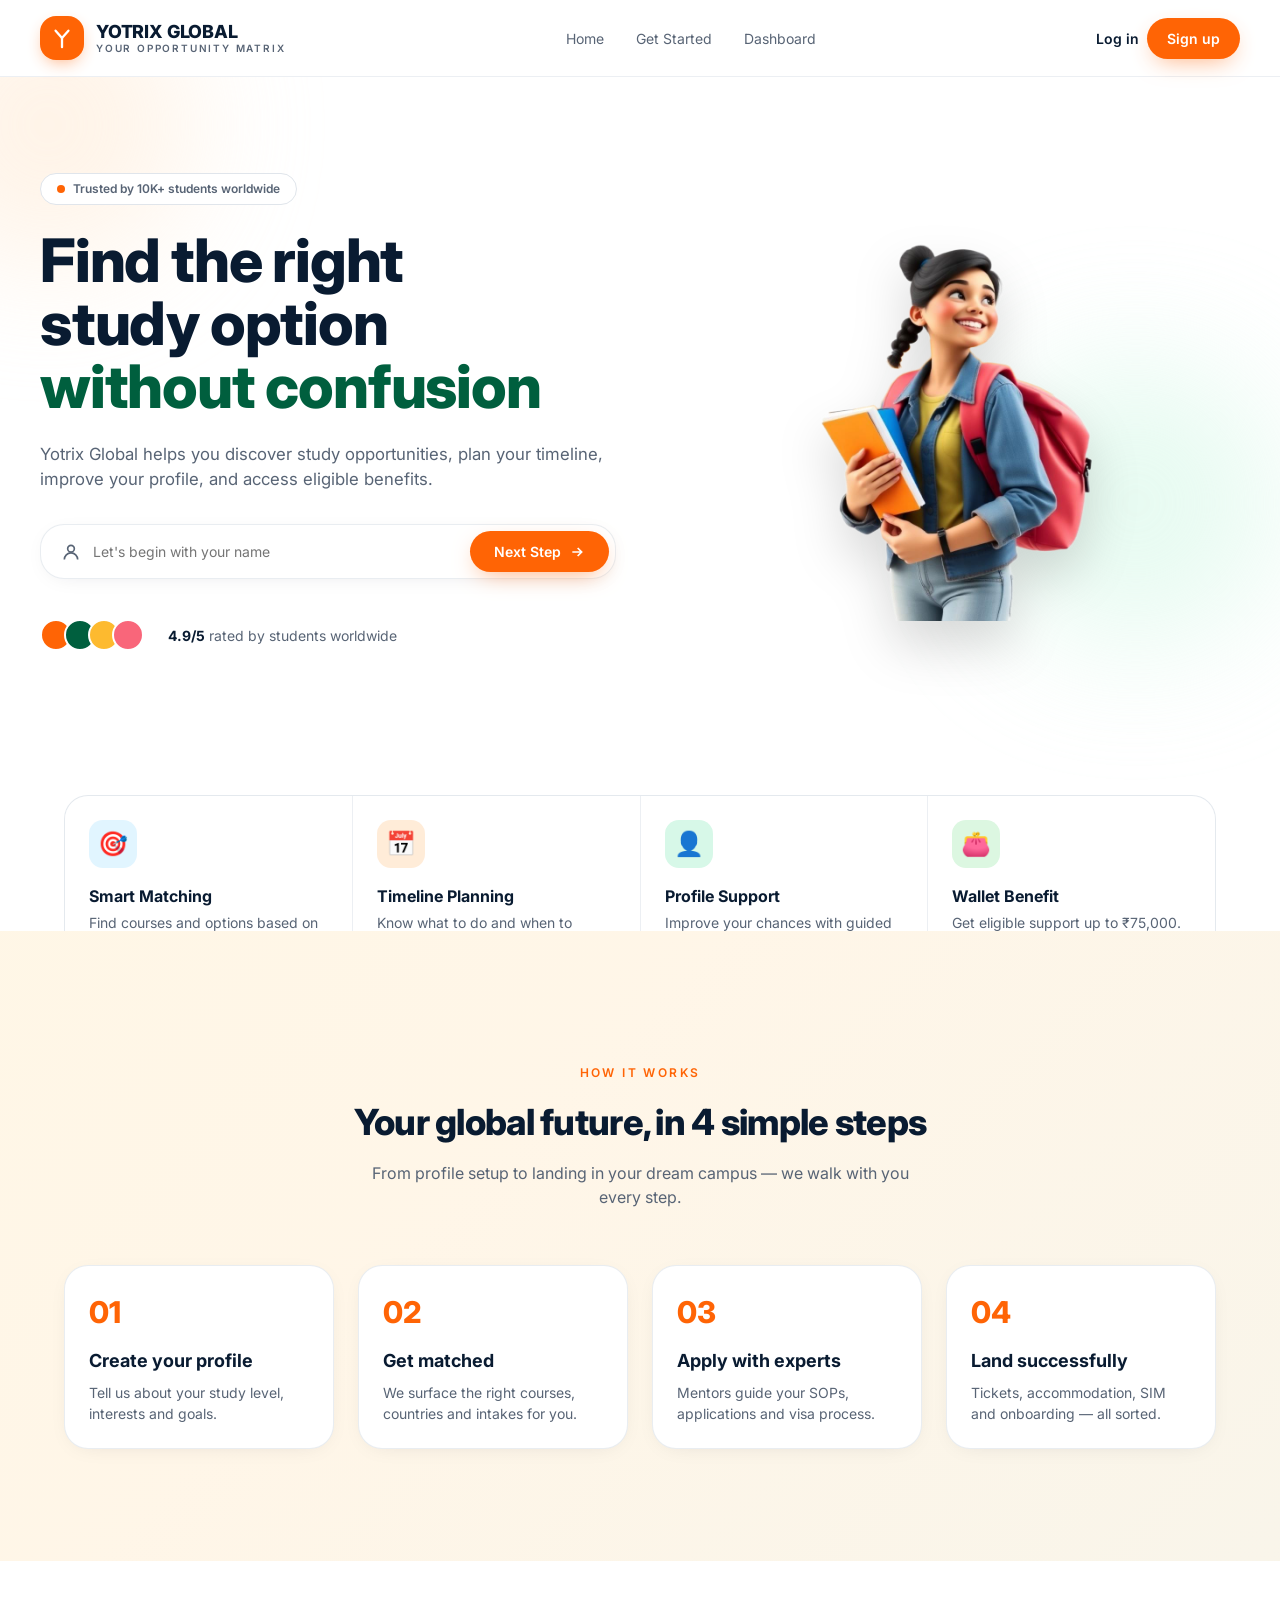
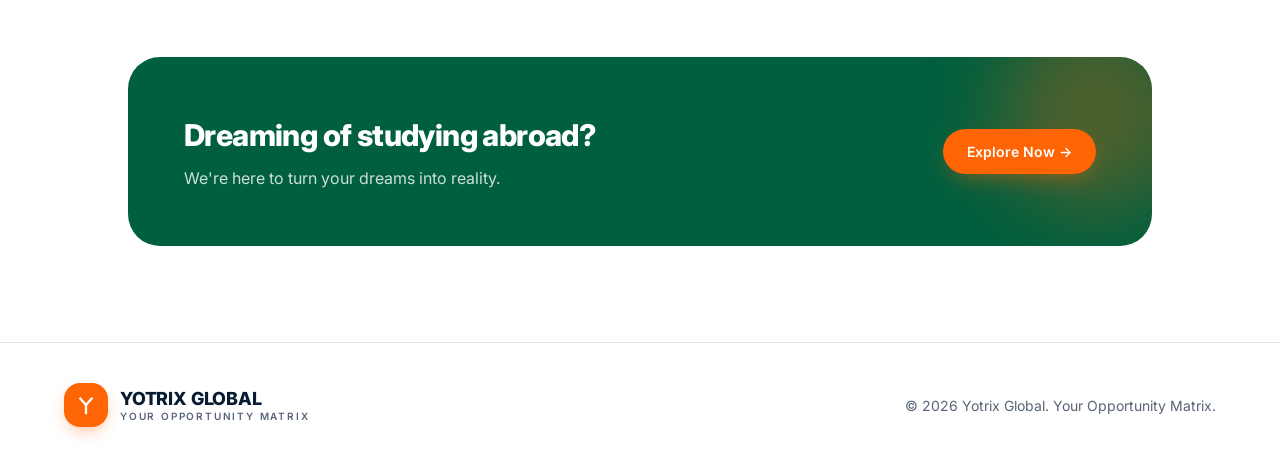
<file: public/site/index.html>
<!doctype html>
<html lang="en">
<head>
  <meta charset="utf-8" />
  <meta name="viewport" content="width=device-width, initial-scale=1" />
  <title>Yotrix Global — Your Opportunity Matrix for Studying Abroad</title>
  <meta name="description" content="Yotrix Global helps you discover study opportunities, plan your timeline, improve your profile, and access eligible benefits up to ₹75,000." />
  <link rel="preconnect" href="https://fonts.googleapis.com" />
  <link rel="preconnect" href="https://fonts.gstatic.com" crossorigin />
  <link href="https://fonts.googleapis.com/css2?family=Inter:wght@400;500;600;700;800&display=swap" rel="stylesheet" />
  <link rel="stylesheet" href="./styles.css" />
</head>
<body>
  <header class="site-header">
    <div class="container row">
      <a href="./index.html" class="logo">
        <span class="logo-mark">
          <svg viewBox="0 0 24 24" width="22" height="22" fill="none" stroke="currentColor" stroke-width="2.5" stroke-linecap="round" stroke-linejoin="round"><path d="M12 22V12"/><path d="M5 4l7 8 7-8"/></svg>
        </span>
        <span class="logo-text">
          <div class="logo-title">YOTRIX GLOBAL</div>
          <div class="logo-sub">YOUR OPPORTUNITY MATRIX</div>
        </span>
      </a>
      <nav class="nav">
        <a href="./index.html">Home</a>
        <a href="./onboarding.html">Get Started</a>
        <a href="./dashboard.html">Dashboard</a>
      </nav>
      <div class="header-actions">
        <a href="./signup.html" class="login">Log in</a>
        <a href="./signup.html" class="btn-primary" style="padding:.625rem 1.25rem;">Sign up</a>
      </div>
    </div>
  </header>

  <section class="hero">
    <div class="blob blob-a"></div>
    <div class="blob blob-b"></div>
    <div class="container hero-grid">
      <div>
        <span class="badge"><span class="dot"></span> Trusted by 10K+ students worldwide</span>
        <h1>Find the right<br/>study option<br/><span class="alt">without confusion</span></h1>
        <p class="lead">Yotrix Global helps you discover study opportunities, plan your timeline, improve your profile, and access eligible benefits.</p>
        <form class="card-soft hero-input" action="./onboarding.html">
          <svg width="20" height="20" viewBox="0 0 24 24" fill="none" stroke="currentColor" stroke-width="2" style="color:var(--muted-foreground)"><circle cx="12" cy="8" r="4"/><path d="M4 21a8 8 0 0116 0"/></svg>
          <input name="name" placeholder="Let's begin with your name" />
          <button type="submit" class="btn-primary">Next Step
            <svg width="16" height="16" viewBox="0 0 24 24" fill="none" stroke="currentColor" stroke-width="2.5"><path d="M5 12h14m-6-6l6 6-6 6"/></svg>
          </button>
        </form>
        <div class="rated">
          <div class="avatars"><div class="avatar-1"></div><div class="avatar-2"></div><div class="avatar-3"></div><div class="avatar-4"></div></div>
          <span><b style="color:var(--foreground)">4.9/5</b> rated by students worldwide</span>
        </div>
      </div>
      <div class="hero-image">
        <img src="./assets/hero-student.png" alt="Smiling student with books" />
      </div>
    </div>
    <div class="features-wrap">
      <div class="features">
        <div class="feature"><div class="icon icon-blue">🎯</div><div class="t">Smart Matching</div><div class="d">Find courses and options based on your profile.</div></div>
        <div class="feature"><div class="icon icon-orange">📅</div><div class="t">Timeline Planning</div><div class="d">Know what to do and when to apply.</div></div>
        <div class="feature"><div class="icon icon-emerald">👤</div><div class="t">Profile Support</div><div class="d">Improve your chances with guided services.</div></div>
        <div class="feature"><div class="icon icon-green">👛</div><div class="t">Wallet Benefit</div><div class="d">Get eligible support up to ₹75,000.</div></div>
      </div>
    </div>
  </section>

  <section class="section-cream" style="padding-top:8rem;">
    <div class="container">
      <div class="section-head">
        <span class="eyebrow">How it works</span>
        <h2>Your global future, in 4 simple steps</h2>
        <p>From profile setup to landing in your dream campus — we walk with you every step.</p>
      </div>
      <div class="steps">
        <div class="card-soft step"><div class="n">01</div><div class="t">Create your profile</div><div class="d">Tell us about your study level, interests and goals.</div></div>
        <div class="card-soft step"><div class="n">02</div><div class="t">Get matched</div><div class="d">We surface the right courses, countries and intakes for you.</div></div>
        <div class="card-soft step"><div class="n">03</div><div class="t">Apply with experts</div><div class="d">Mentors guide your SOPs, applications and visa process.</div></div>
        <div class="card-soft step"><div class="n">04</div><div class="t">Land successfully</div><div class="d">Tickets, accommodation, SIM and onboarding — all sorted.</div></div>
      </div>
    </div>
  </section>

  <section class="cta-section">
    <div class="container">
      <div class="cta">
        <div class="blur"></div>
        <div class="cta-row">
          <div>
            <h3>Dreaming of studying abroad?</h3>
            <p>We're here to turn your dreams into reality.</p>
          </div>
          <a href="./signup.html" class="btn-primary">Explore Now →</a>
        </div>
      </div>
    </div>
  </section>

  <footer class="site-footer">
    <div class="container row">
      <a href="./index.html" class="logo">
        <span class="logo-mark"><svg viewBox="0 0 24 24" width="22" height="22" fill="none" stroke="currentColor" stroke-width="2.5"><path d="M12 22V12"/><path d="M5 4l7 8 7-8"/></svg></span>
        <span class="logo-text"><div class="logo-title">YOTRIX GLOBAL</div><div class="logo-sub">YOUR OPPORTUNITY MATRIX</div></span>
      </a>
      <span>© <span id="yr"></span> Yotrix Global. Your Opportunity Matrix.</span>
    </div>
  </footer>
  <script>document.getElementById('yr').textContent=new Date().getFullYear();</script>
</body>
</html>
</file>
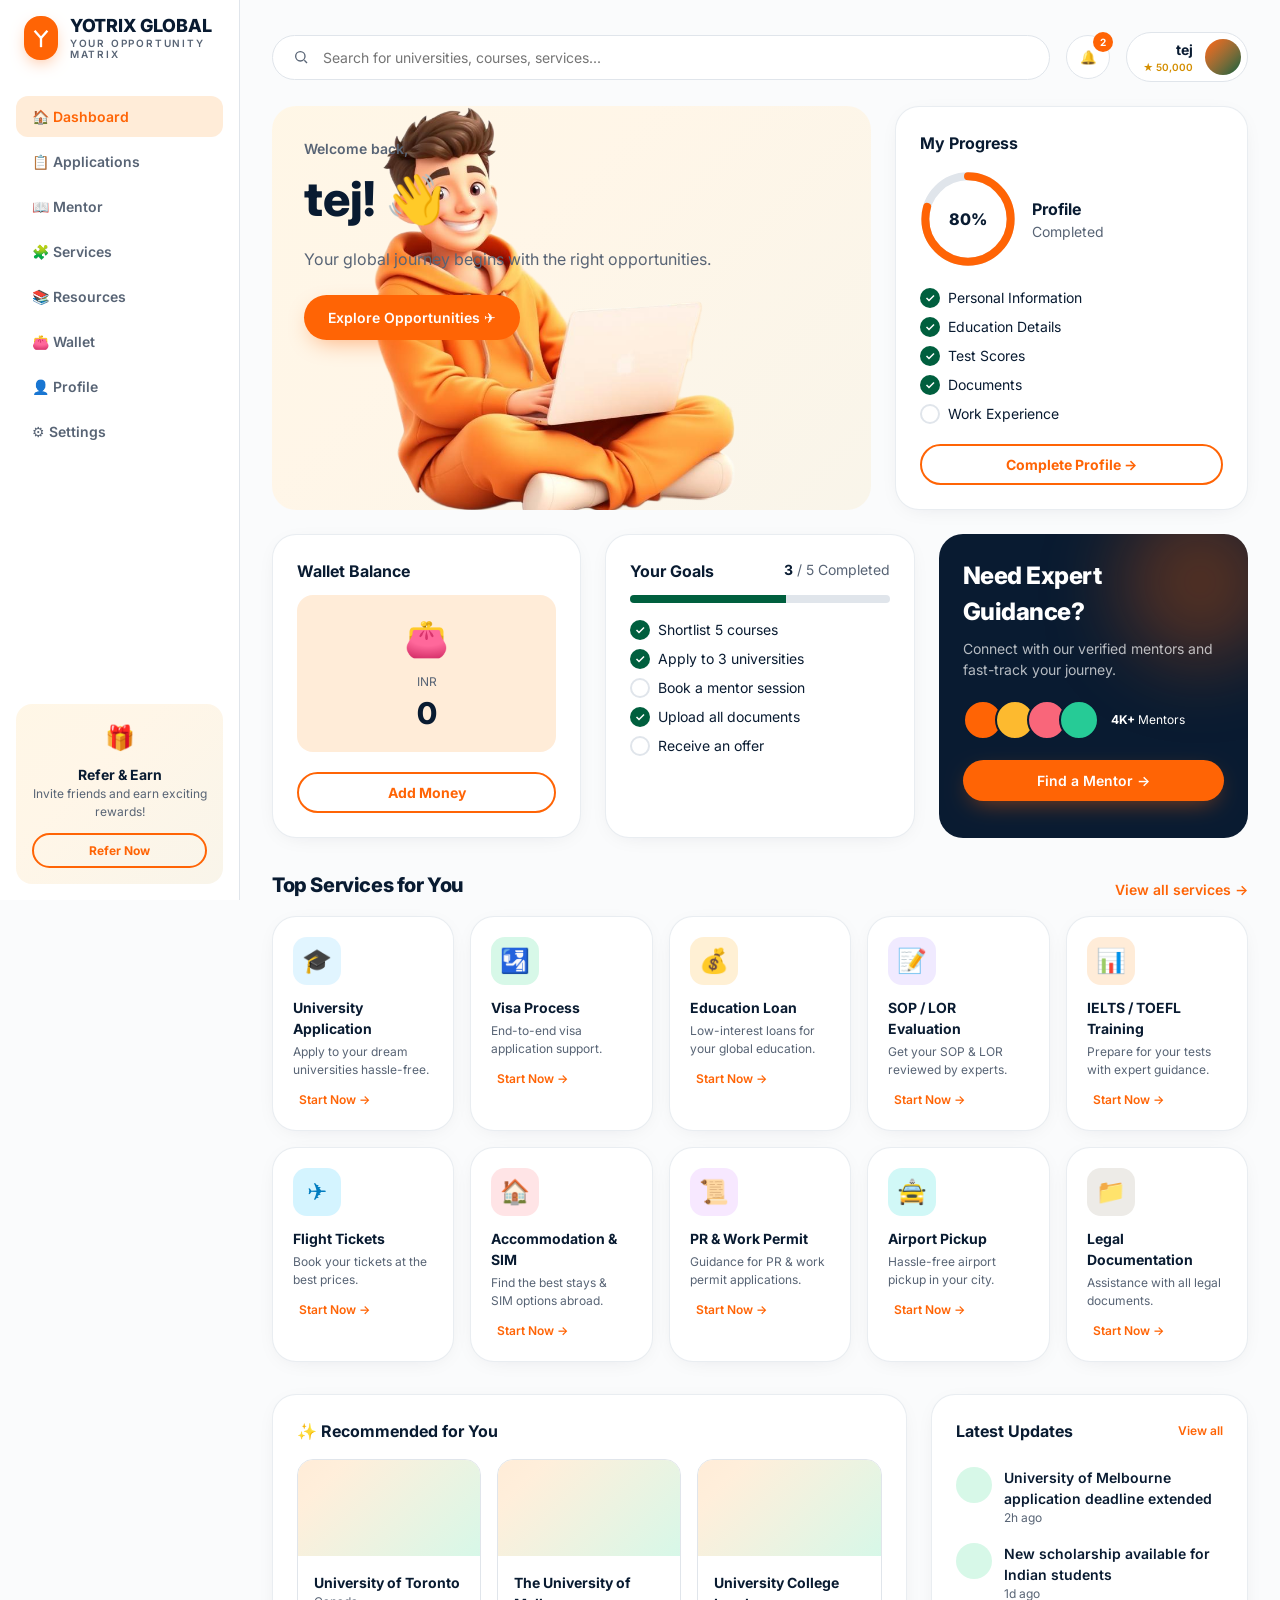
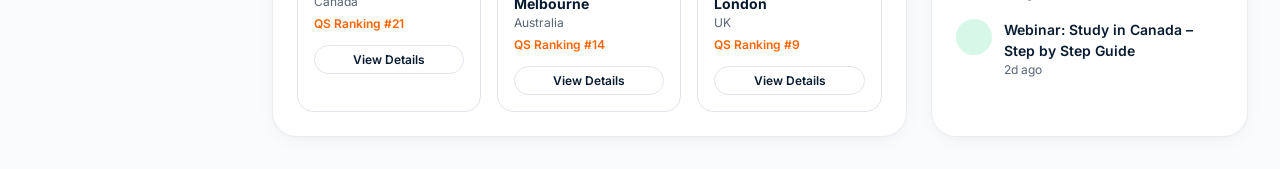
<file: public/site/dashboard.html>
<!doctype html>
<html lang="en">
<head>
  <meta charset="utf-8" />
  <meta name="viewport" content="width=device-width, initial-scale=1" />
  <title>Dashboard — Yotrix Global</title>
  <meta name="description" content="Your personalized study abroad dashboard with goals, services, and university recommendations." />
  <link rel="preconnect" href="https://fonts.googleapis.com" />
  <link rel="preconnect" href="https://fonts.gstatic.com" crossorigin />
  <link href="https://fonts.googleapis.com/css2?family=Inter:wght@400;500;600;700;800&display=swap" rel="stylesheet" />
  <link rel="stylesheet" href="./styles.css" />
</head>
<body class="dash-wrap">
  <div class="dash-shell">
    <aside class="sidebar">
      <a href="./index.html" class="logo" style="padding:0 .5rem">
        <span class="logo-mark"><svg viewBox="0 0 24 24" width="22" height="22" fill="none" stroke="currentColor" stroke-width="2.5"><path d="M12 22V12"/><path d="M5 4l7 8 7-8"/></svg></span>
        <span class="logo-text"><div class="logo-title">YOTRIX GLOBAL</div><div class="logo-sub">YOUR OPPORTUNITY MATRIX</div></span>
      </a>
      <nav class="side-nav">
        <button class="active">🏠 Dashboard</button>
        <button>📋 Applications</button>
        <button>📖 Mentor</button>
        <button>🧩 Services</button>
        <button>📚 Resources</button>
        <button>👛 Wallet</button>
        <button>👤 Profile</button>
        <button>⚙️ Settings</button>
      </nav>
      <div class="refer">
        <div class="e">🎁</div>
        <div class="t">Refer &amp; Earn</div>
        <div class="d">Invite friends and earn exciting rewards!</div>
        <button>Refer Now</button>
      </div>
    </aside>

    <main class="dash-main">
      <div class="topbar">
        <div class="search">
          <svg width="16" height="16" viewBox="0 0 24 24" fill="none" stroke="currentColor" stroke-width="2" style="color:var(--muted-foreground)"><circle cx="11" cy="11" r="7"/><path d="M21 21l-4-4"/></svg>
          <input placeholder="Search for universities, courses, services..." />
        </div>
        <button class="bell">🔔<span class="nb">2</span></button>
        <div class="user-pill"><div><div class="name">tej</div><div class="pts">★ 50,000</div></div><div class="av"></div></div>
      </div>

      <div class="welcome-grid">
        <div class="welcome">
          <div style="position:relative;z-index:1;max-width:28rem">
            <div class="who">Welcome back,</div>
            <div class="name">tej! 👋</div>
            <p class="sub">Your global journey begins with the right opportunities.</p>
            <a href="./onboarding.html" class="btn-primary" style="margin-top:1.5rem">Explore Opportunities ✈️</a>
          </div>
          <img class="img" src="./assets/dashboard-hero.png" alt="" loading="lazy" />
        </div>

        <div class="card-soft progress-card">
          <div class="h">My Progress</div>
          <div style="display:flex;align-items:center;gap:1rem">
            <div class="donut">
              <svg viewBox="0 0 36 36" width="96" height="96">
                <circle cx="18" cy="18" r="16" fill="none" stroke="oklch(0.92 0.01 255)" stroke-width="3"/>
                <circle cx="18" cy="18" r="16" fill="none" stroke="oklch(0.7 0.21 42)" stroke-width="3" stroke-dasharray="80 100" stroke-linecap="round" pathLength="100"/>
              </svg>
              <div class="pct">80%</div>
            </div>
            <div><div style="font-weight:700">Profile</div><div style="font-size:.875rem;color:var(--muted-foreground)">Completed</div></div>
          </div>
          <div class="prog-list">
            <div class="it"><span class="bub on"><svg width="12" height="12" viewBox="0 0 24 24" fill="none" stroke="currentColor" stroke-width="3"><path d="M5 12l5 5L20 7"/></svg></span>Personal Information</div>
            <div class="it"><span class="bub on"><svg width="12" height="12" viewBox="0 0 24 24" fill="none" stroke="currentColor" stroke-width="3"><path d="M5 12l5 5L20 7"/></svg></span>Education Details</div>
            <div class="it"><span class="bub on"><svg width="12" height="12" viewBox="0 0 24 24" fill="none" stroke="currentColor" stroke-width="3"><path d="M5 12l5 5L20 7"/></svg></span>Test Scores</div>
            <div class="it"><span class="bub on"><svg width="12" height="12" viewBox="0 0 24 24" fill="none" stroke="currentColor" stroke-width="3"><path d="M5 12l5 5L20 7"/></svg></span>Documents</div>
            <div class="it"><span class="bub off"></span>Work Experience</div>
          </div>
          <button class="outline-btn">Complete Profile →</button>
        </div>
      </div>

      <div class="kpis">
        <div class="card-soft wallet-card">
          <div class="h">Wallet Balance</div>
          <div class="wallet"><div class="em">👛</div><div class="cur">INR</div><div class="v">0</div></div>
          <button class="outline-btn">Add Money</button>
        </div>
        <div class="card-soft wallet-card">
          <div class="h" style="display:flex;justify-content:space-between"><span>Your Goals</span><span style="font-size:.875rem;color:var(--muted-foreground);font-weight:400"><b style="color:var(--foreground)">3</b> / 5 Completed</span></div>
          <div class="bar-track"><div class="bar-fill"></div></div>
          <div class="prog-list" style="margin-top:1rem">
            <div class="it"><span class="bub on"><svg width="12" height="12" viewBox="0 0 24 24" fill="none" stroke="currentColor" stroke-width="3"><path d="M5 12l5 5L20 7"/></svg></span>Shortlist 5 courses</div>
            <div class="it"><span class="bub on"><svg width="12" height="12" viewBox="0 0 24 24" fill="none" stroke="currentColor" stroke-width="3"><path d="M5 12l5 5L20 7"/></svg></span>Apply to 3 universities</div>
            <div class="it"><span class="bub off"></span>Book a mentor session</div>
            <div class="it"><span class="bub on"><svg width="12" height="12" viewBox="0 0 24 24" fill="none" stroke="currentColor" stroke-width="3"><path d="M5 12l5 5L20 7"/></svg></span>Upload all documents</div>
            <div class="it"><span class="bub off"></span>Receive an offer</div>
          </div>
        </div>
        <div class="dark-card">
          <div class="blur"></div>
          <div style="position:relative">
            <h3>Need Expert Guidance?</h3>
            <p style="margin-top:.5rem;font-size:.875rem;color:color-mix(in oklab,var(--background) 70%,transparent)">Connect with our verified mentors and fast-track your journey.</p>
            <div style="margin-top:1.25rem;display:flex">
              <div style="height:2.5rem;width:2.5rem;border-radius:9999px;border:2px solid var(--foreground);background:var(--primary)"></div>
              <div style="height:2.5rem;width:2.5rem;border-radius:9999px;border:2px solid var(--foreground);background:oklch(0.83 0.16 80);margin-left:-.5rem"></div>
              <div style="height:2.5rem;width:2.5rem;border-radius:9999px;border:2px solid var(--foreground);background:oklch(0.7 0.18 15);margin-left:-.5rem"></div>
              <div style="height:2.5rem;width:2.5rem;border-radius:9999px;border:2px solid var(--foreground);background:oklch(0.75 0.15 165);margin-left:-.5rem"></div>
              <div style="margin-left:.75rem;align-self:center;font-size:.75rem"><b>4K+</b> Mentors</div>
            </div>
            <button class="btn-primary btn-block" style="margin-top:1.25rem">Find a Mentor →</button>
          </div>
        </div>
      </div>

      <div class="section-row">
        <h2 style="font-size:1.25rem">Top Services for You</h2>
        <a class="text-primary" style="font-size:.875rem">View all services →</a>
      </div>
      <div class="svc-grid">
        <div class="card-soft svc"><div class="ic icon-blue">🎓</div><div class="t">University Application</div><div class="d">Apply to your dream universities hassle-free.</div><button class="a">Start Now →</button></div>
        <div class="card-soft svc"><div class="ic icon-emerald">🛂</div><div class="t">Visa Process</div><div class="d">End-to-end visa application support.</div><button class="a">Start Now →</button></div>
        <div class="card-soft svc"><div class="ic" style="background:oklch(0.96 0.04 80);color:oklch(0.65 0.16 70)">💰</div><div class="t">Education Loan</div><div class="d">Low-interest loans for your global education.</div><button class="a">Start Now →</button></div>
        <div class="card-soft svc"><div class="ic" style="background:oklch(0.95 0.04 295);color:oklch(0.55 0.18 295)">📝</div><div class="t">SOP / LOR Evaluation</div><div class="d">Get your SOP &amp; LOR reviewed by experts.</div><button class="a">Start Now →</button></div>
        <div class="card-soft svc"><div class="ic icon-orange">📊</div><div class="t">IELTS / TOEFL Training</div><div class="d">Prepare for your tests with expert guidance.</div><button class="a">Start Now →</button></div>
        <div class="card-soft svc"><div class="ic" style="background:oklch(0.95 0.04 230);color:oklch(0.55 0.16 235)">✈️</div><div class="t">Flight Tickets</div><div class="d">Book your tickets at the best prices.</div><button class="a">Start Now →</button></div>
        <div class="card-soft svc"><div class="ic" style="background:oklch(0.95 0.04 15);color:oklch(0.6 0.18 15)">🏠</div><div class="t">Accommodation &amp; SIM</div><div class="d">Find the best stays &amp; SIM options abroad.</div><button class="a">Start Now →</button></div>
        <div class="card-soft svc"><div class="ic" style="background:oklch(0.95 0.04 310);color:oklch(0.55 0.18 310)">📜</div><div class="t">PR &amp; Work Permit</div><div class="d">Guidance for PR &amp; work permit applications.</div><button class="a">Start Now →</button></div>
        <div class="card-soft svc"><div class="ic" style="background:oklch(0.95 0.04 195);color:oklch(0.55 0.13 195)">🚖</div><div class="t">Airport Pickup</div><div class="d">Hassle-free airport pickup in your city.</div><button class="a">Start Now →</button></div>
        <div class="card-soft svc"><div class="ic" style="background:oklch(0.94 0.005 80);color:oklch(0.4 0.02 80)">📁</div><div class="t">Legal Documentation</div><div class="d">Assistance with all legal documents.</div><button class="a">Start Now →</button></div>
      </div>

      <div class="bottom-grid">
        <div class="card-soft" style="padding:1.5rem">
          <div style="margin-bottom:1rem;font-weight:700;display:flex;gap:.5rem;align-items:center">✨ Recommended for You</div>
          <div class="uni-grid">
            <div class="uni"><div class="cover"></div><div class="body"><div class="t">University of Toronto</div><div class="c">Canada</div><div class="r">QS Ranking #21</div><button class="btn-ghost" style="width:100%;margin-top:.75rem;padding:.375rem;font-size:.75rem">View Details</button></div></div>
            <div class="uni"><div class="cover"></div><div class="body"><div class="t">The University of Melbourne</div><div class="c">Australia</div><div class="r">QS Ranking #14</div><button class="btn-ghost" style="width:100%;margin-top:.75rem;padding:.375rem;font-size:.75rem">View Details</button></div></div>
            <div class="uni"><div class="cover"></div><div class="body"><div class="t">University College London</div><div class="c">UK</div><div class="r">QS Ranking #9</div><button class="btn-ghost" style="width:100%;margin-top:.75rem;padding:.375rem;font-size:.75rem">View Details</button></div></div>
          </div>
        </div>
        <div class="card-soft" style="padding:1.5rem">
          <div style="margin-bottom:1rem;display:flex;justify-content:space-between;align-items:center"><span style="font-weight:700">Latest Updates</span><a class="text-primary" style="font-size:.75rem">View all</a></div>
          <div class="update-row"><div class="av"></div><div><div class="t">University of Melbourne application deadline extended</div><div class="w">2h ago</div></div></div>
          <div class="update-row"><div class="av"></div><div><div class="t">New scholarship available for Indian students</div><div class="w">1d ago</div></div></div>
          <div class="update-row"><div class="av"></div><div><div class="t">Webinar: Study in Canada – Step by Step Guide</div><div class="w">2d ago</div></div></div>
        </div>
      </div>
    </main>
  </div>
</body>
</html>
</file>
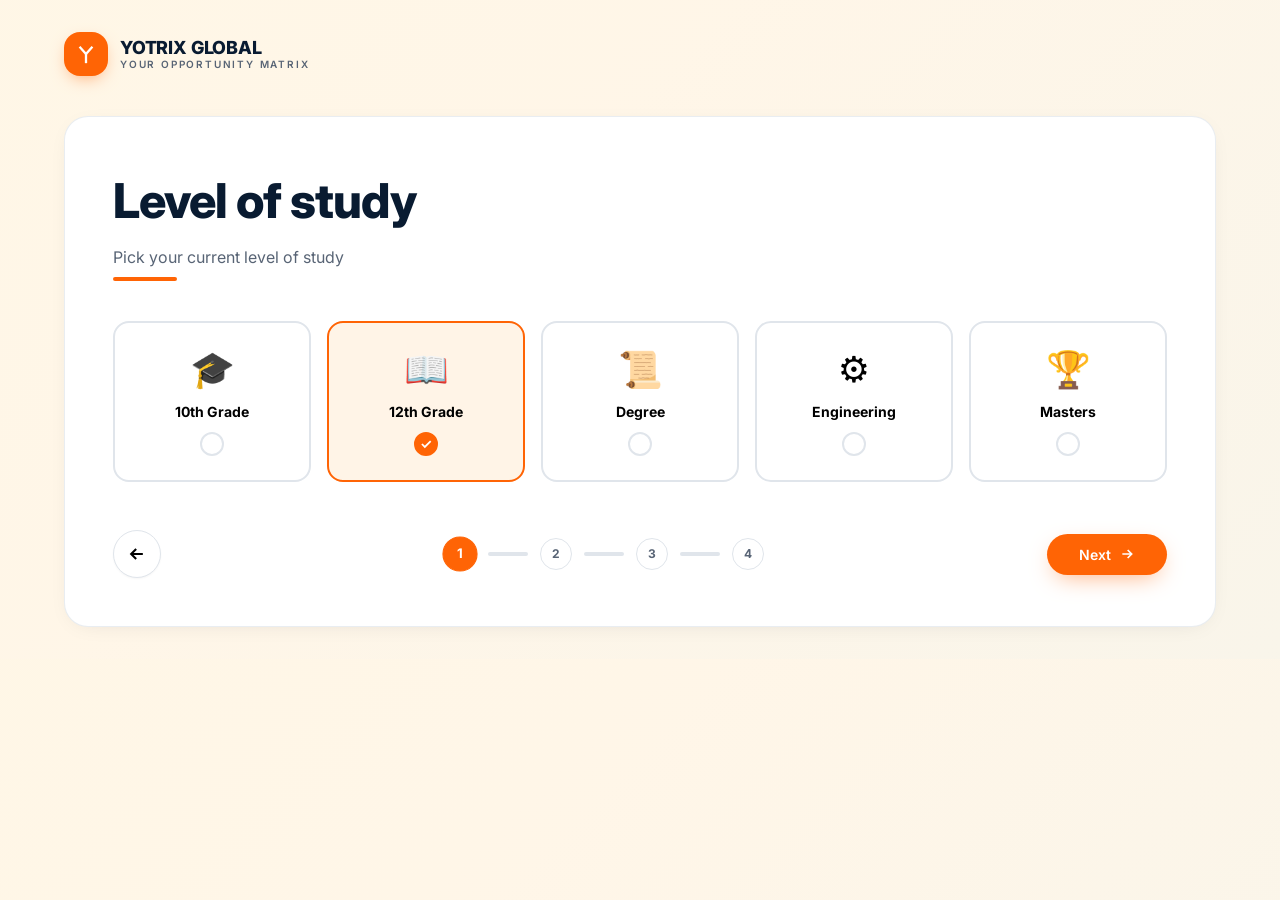
<file: public/site/onboarding.html>
<!doctype html>
<html lang="en">
<head>
  <meta charset="utf-8" />
  <meta name="viewport" content="width=device-width, initial-scale=1" />
  <title>Get Started — Yotrix Global Onboarding</title>
  <meta name="description" content="Tell us about your study level and preferred countries to get personalized matches." />
  <link rel="preconnect" href="https://fonts.googleapis.com" />
  <link rel="preconnect" href="https://fonts.gstatic.com" crossorigin />
  <link href="https://fonts.googleapis.com/css2?family=Inter:wght@400;500;600;700;800&display=swap" rel="stylesheet" />
  <link rel="stylesheet" href="./styles.css" />
</head>
<body class="bg-cream-grad">
  <div class="onb">
    <a href="./index.html" class="logo">
      <span class="logo-mark"><svg viewBox="0 0 24 24" width="22" height="22" fill="none" stroke="currentColor" stroke-width="2.5"><path d="M12 22V12"/><path d="M5 4l7 8 7-8"/></svg></span>
      <span class="logo-text"><div class="logo-title">YOTRIX GLOBAL</div><div class="logo-sub">YOUR OPPORTUNITY MATRIX</div></span>
    </a>

    <div class="card-soft onb-card">
      <!-- Step 1 -->
      <section data-step="1">
        <h1>Level of study</h1>
        <p class="sub">Pick your current level of study</p>
        <div class="bar"></div>
        <div class="levels" id="levels">
          <button class="level" data-level="10"><div class="ico">🎓</div><div class="lbl">10th Grade</div><div class="check"></div></button>
          <button class="level" data-level="12"><div class="ico">📖</div><div class="lbl">12th Grade</div><div class="check"></div></button>
          <button class="level" data-level="deg"><div class="ico">📜</div><div class="lbl">Degree</div><div class="check"></div></button>
          <button class="level" data-level="eng"><div class="ico">⚙️</div><div class="lbl">Engineering</div><div class="check"></div></button>
          <button class="level" data-level="mas"><div class="ico">🏆</div><div class="lbl">Masters</div><div class="check"></div></button>
        </div>
      </section>

      <!-- Step 2 -->
      <section data-step="2" hidden>
        <div class="step2">
          <div>
            <h1 id="step2Title">Preferred country of study</h1>
            <p class="sub" id="step2Sub">Pick up to 6 countries of your choice</p>
            <div class="tabs">
              <button id="tabDom">Domestic</button>
              <button id="tabInt" class="active">🌍 International</button>
            </div>
            <div class="chips" id="chips"></div>
            <div class="picks-card" id="picksCard" hidden>
              <div class="picks-head"><span>Your selected <span id="pickKind">countries</span></span><span class="count"><span id="pickCount">0</span> selected</span></div>
              <div id="pickList"></div>
            </div>
          </div>
          <div class="map-side">
            <img id="mapImg" src="./assets/map-international.png" alt="Illustrated map" loading="lazy" />
          </div>
        </div>
      </section>

      <!-- Step 3 -->
      <section data-step="3" hidden>
        <h1>Your goals</h1>
        <p class="sub">Select what matters most to you (pick any)</p>
        <div class="goals">
          <label class="card-soft goal"><input type="checkbox" checked /><span>Top-ranked universities</span></label>
          <label class="card-soft goal"><input type="checkbox" checked /><span>Scholarships &amp; funding</span></label>
          <label class="card-soft goal"><input type="checkbox" checked /><span>Affordable tuition</span></label>
          <label class="card-soft goal"><input type="checkbox" checked /><span>Post-study work options</span></label>
          <label class="card-soft goal"><input type="checkbox" checked /><span>Strong career outcomes</span></label>
          <label class="card-soft goal"><input type="checkbox" checked /><span>STEM-focused programs</span></label>
        </div>
      </section>

      <!-- Step 4 -->
      <section data-step="4" hidden>
        <h1>Almost done!</h1>
        <p class="sub">Confirm your preferences and we'll build your matches.</p>
        <div class="confirm">
          <div class="confirm-row"><span class="k">Level of study</span><span class="v" id="sumLevel">—</span></div>
          <div class="confirm-row"><span class="k">Mode</span><span class="v" id="sumMode">International</span></div>
          <div class="confirm-row"><span class="k">Picks</span><span class="v" id="sumPicks">—</span></div>
        </div>
      </section>

      <!-- Footer -->
      <div class="onb-foot">
        <button class="icon-btn" id="backBtn" aria-label="Back">
          <svg width="20" height="20" viewBox="0 0 24 24" fill="none" stroke="currentColor" stroke-width="2.5"><path d="M19 12H5m6 6l-6-6 6-6"/></svg>
        </button>
        <div class="dots" id="dots"></div>
        <button class="btn-primary" id="nextBtn" style="padding:.75rem 2rem">Next
          <svg width="16" height="16" viewBox="0 0 24 24" fill="none" stroke="currentColor" stroke-width="2.5"><path d="M5 12h14m-6-6l6 6-6 6"/></svg>
        </button>
      </div>
    </div>
  </div>

  <script>
    const TOTAL = 4;
    let step = 1;
    let level = '12';
    let tab = 'international';
    let picks = ['Canada 🇨🇦','Germany 🇩🇪','Ireland 🇮🇪'];

    const intCountries = ["Australia 🇦🇺","Canada 🇨🇦","New Zealand 🇳🇿","United Kingdom 🇬🇧","United States 🇺🇸","Germany 🇩🇪","Ireland 🇮🇪","France 🇫🇷","Netherlands 🇳🇱","Spain 🇪🇸","Switzerland 🇨🇭","Sweden 🇸🇪"];
    const states = ["Andhra Pradesh","Delhi","Karnataka","Kerala","Tamil Nadu","Telangana","Maharashtra","Gujarat"];

    const levelLabels = {'10':'10th Grade','12':'12th Grade','deg':'Degree','eng':'Engineering','mas':'Masters'};

    function renderLevels() {
      document.querySelectorAll('#levels .level').forEach(b => {
        const active = b.dataset.level === level;
        b.classList.toggle('active', active);
        b.querySelector('.check').innerHTML = active
          ? '<svg width="14" height="14" viewBox="0 0 24 24" fill="none" stroke="currentColor" stroke-width="3"><path d="M5 12l5 5L20 7"/></svg>'
          : '';
      });
    }
    document.querySelectorAll('#levels .level').forEach(b => b.addEventListener('click', () => { level = b.dataset.level; renderLevels(); }));

    function renderStep2() {
      document.getElementById('step2Title').textContent = 'Preferred ' + (tab === 'international' ? 'country' : 'state') + ' of study';
      document.getElementById('step2Sub').textContent = 'Pick up to ' + (tab === 'international' ? '6 countries' : '3 states') + ' of your choice';
      document.getElementById('tabDom').classList.toggle('active', tab==='domestic');
      document.getElementById('tabInt').classList.toggle('active', tab==='international');
      document.getElementById('mapImg').src = tab === 'international' ? './assets/map-international.png' : './assets/map-domestic.png';
      const list = tab === 'international' ? intCountries : states;
      const chips = document.getElementById('chips');
      chips.innerHTML = '';
      list.forEach(c => {
        const btn = document.createElement('button');
        btn.className = 'chip' + (picks.includes(c) ? ' active' : '');
        btn.innerHTML = c + (picks.includes(c) ? ' <svg width="14" height="14" viewBox="0 0 24 24" fill="none" stroke="currentColor" stroke-width="3"><path d="M5 12l5 5L20 7"/></svg>' : '');
        btn.addEventListener('click', () => togglePick(c));
        chips.appendChild(btn);
      });
      const pc = document.getElementById('picksCard');
      pc.hidden = picks.length === 0;
      document.getElementById('pickKind').textContent = tab === 'international' ? 'countries' : 'states';
      document.getElementById('pickCount').textContent = picks.length;
      const pl = document.getElementById('pickList');
      pl.innerHTML = '';
      picks.forEach((p, i) => {
        const row = document.createElement('div');
        row.className = 'pick-row';
        row.innerHTML = '<div class="lhs"><span class="pick-num">'+(i+1)+'</span><span style="font-size:.875rem;font-weight:500">'+p+'</span></div><button class="pick-x" aria-label="remove">✕</button>';
        row.querySelector('.pick-x').addEventListener('click', () => togglePick(p));
        pl.appendChild(row);
      });
    }
    function togglePick(c) {
      if (picks.includes(c)) picks = picks.filter(x => x !== c);
      else {
        const max = tab === 'international' ? 6 : 3;
        if (picks.length < max) picks.push(c);
      }
      renderStep2();
    }
    document.getElementById('tabDom').addEventListener('click', () => { tab='domestic'; picks=[]; renderStep2(); });
    document.getElementById('tabInt').addEventListener('click', () => { tab='international'; picks=[]; renderStep2(); });

    function renderDots() {
      const d = document.getElementById('dots');
      d.innerHTML = '';
      for (let n=1; n<=TOTAL; n++) {
        const div = document.createElement('div');
        div.className = 'dot-step' + (n===step ? ' active' : n<step ? ' done' : '');
        div.textContent = n;
        d.appendChild(div);
        if (n<TOTAL) {
          const line = document.createElement('div');
          line.className = 'dot-line' + (n<step ? ' done' : '');
          d.appendChild(line);
        }
      }
    }
    function renderSummary() {
      document.getElementById('sumLevel').textContent = levelLabels[level] || '';
      document.getElementById('sumMode').textContent = tab === 'international' ? 'International' : 'Domestic';
      document.getElementById('sumPicks').textContent = picks.join(', ') || '—';
    }
    function showStep(n) {
      step = n;
      document.querySelectorAll('section[data-step]').forEach(s => s.hidden = +s.dataset.step !== n);
      renderDots();
      const next = document.getElementById('nextBtn');
      if (n === TOTAL) {
        next.innerHTML = 'Finish 🎉';
        next.onclick = () => window.location.href = './success.html';
        renderSummary();
      } else {
        next.innerHTML = 'Next <svg width="16" height="16" viewBox="0 0 24 24" fill="none" stroke="currentColor" stroke-width="2.5"><path d="M5 12h14m-6-6l6 6-6 6"/></svg>';
        next.onclick = () => showStep(step + 1);
      }
      if (n === 2) renderStep2();
    }
    document.getElementById('backBtn').addEventListener('click', () => {
      if (step > 1) showStep(step - 1);
      else window.location.href = './index.html';
    });

    renderLevels();
    showStep(1);
  </script>
</body>
</html>
</file>
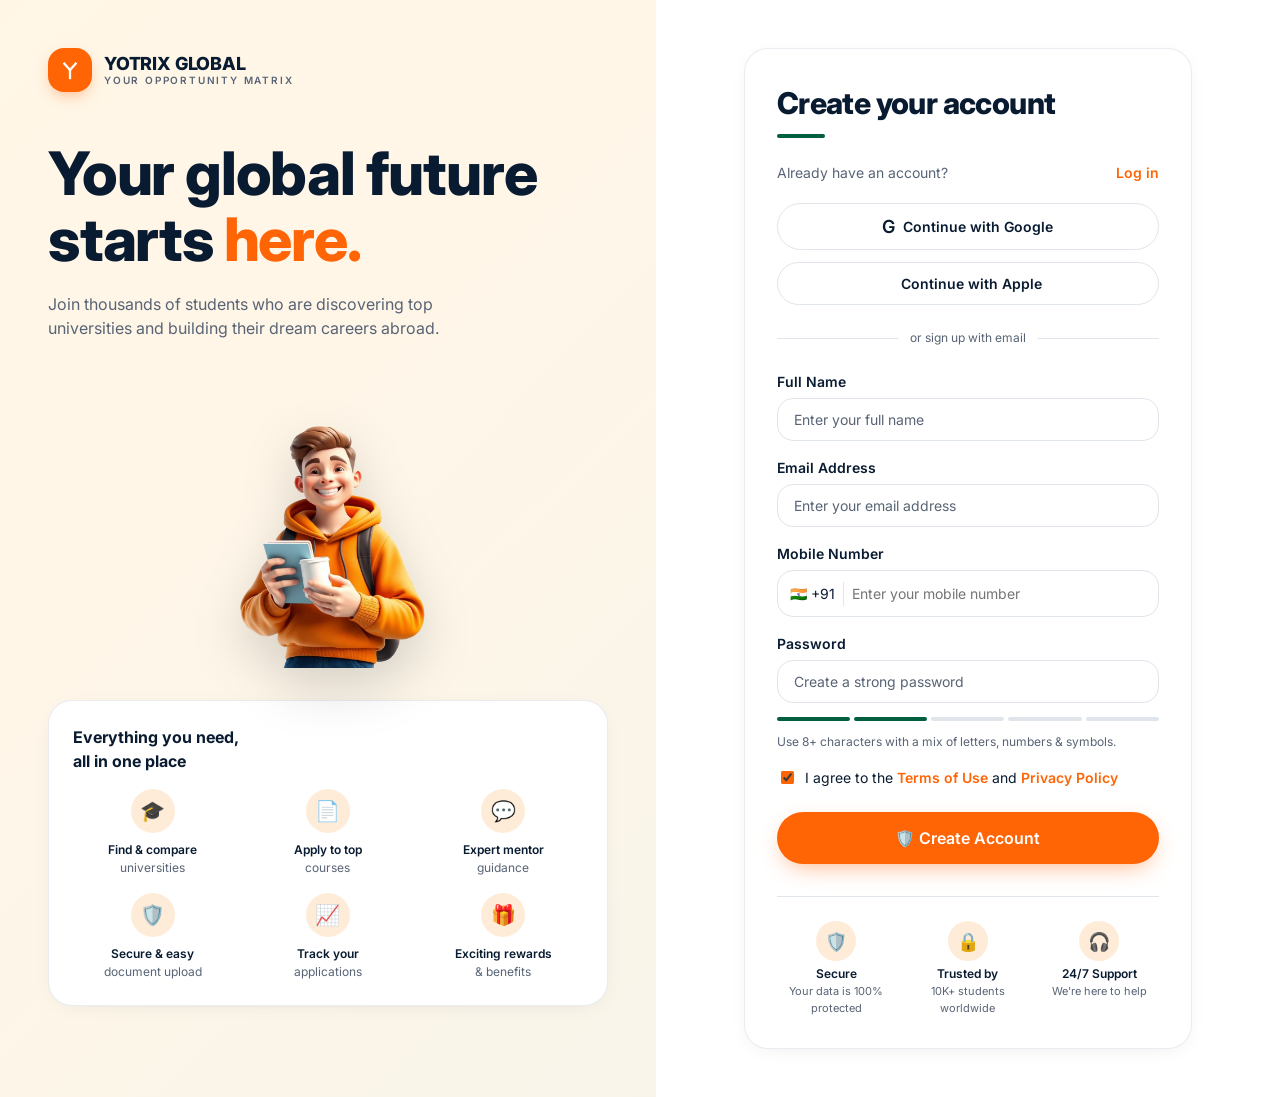
<file: public/site/signup.html>
<!doctype html>
<html lang="en">
<head>
  <meta charset="utf-8" />
  <meta name="viewport" content="width=device-width, initial-scale=1" />
  <title>Create your account — Yotrix Global</title>
  <meta name="description" content="Join thousands of students discovering top universities and building dream careers abroad with Yotrix Global." />
  <link rel="preconnect" href="https://fonts.googleapis.com" />
  <link rel="preconnect" href="https://fonts.gstatic.com" crossorigin />
  <link href="https://fonts.googleapis.com/css2?family=Inter:wght@400;500;600;700;800&display=swap" rel="stylesheet" />
  <link rel="stylesheet" href="./styles.css" />
</head>
<body>
  <div class="signup-grid">
    <div class="signup-left bg-cream-grad">
      <a href="./index.html" class="logo">
        <span class="logo-mark"><svg viewBox="0 0 24 24" width="22" height="22" fill="none" stroke="currentColor" stroke-width="2.5"><path d="M12 22V12"/><path d="M5 4l7 8 7-8"/></svg></span>
        <span class="logo-text"><div class="logo-title">YOTRIX GLOBAL</div><div class="logo-sub">YOUR OPPORTUNITY MATRIX</div></span>
      </a>
      <h1>Your global future<br/>starts <span class="alt">here.</span></h1>
      <p class="lead">Join thousands of students who are discovering top universities and building their dream careers abroad.</p>
      <div class="signup-image"><img src="./assets/signup-student.png" alt="Student" loading="lazy" /></div>
      <div class="card-soft perks-card">
        <div class="head">Everything you need,<br/>all in one place</div>
        <div class="perks">
          <div class="perk"><div class="pi">🎓</div><div class="pt">Find &amp; compare</div><div class="ps">universities</div></div>
          <div class="perk"><div class="pi">📄</div><div class="pt">Apply to top</div><div class="ps">courses</div></div>
          <div class="perk"><div class="pi">💬</div><div class="pt">Expert mentor</div><div class="ps">guidance</div></div>
          <div class="perk"><div class="pi">🛡️</div><div class="pt">Secure &amp; easy</div><div class="ps">document upload</div></div>
          <div class="perk"><div class="pi">📈</div><div class="pt">Track your</div><div class="ps">applications</div></div>
          <div class="perk"><div class="pi">🎁</div><div class="pt">Exciting rewards</div><div class="ps">&amp; benefits</div></div>
        </div>
      </div>
    </div>

    <div class="signup-right">
      <div class="card-soft signup-card">
        <h2>Create your account</h2>
        <div class="underline"></div>
        <div class="row-between" style="margin-top:1.5rem;font-size:.875rem;">
          <span class="text-muted">Already have an account?</span>
          <a href="./signup.html" class="text-primary">Log in</a>
        </div>
        <div style="display:grid;gap:.75rem;margin-top:1.25rem;">
          <button class="btn-ghost btn-block"><span style="font-size:1.125rem">G</span> Continue with Google</button>
          <button class="btn-ghost btn-block"><span style="font-size:1.125rem"></span> Continue with Apple</button>
        </div>
        <div class="divider"><div class="line"></div> or sign up with email <div class="line"></div></div>

        <form style="display:grid;gap:1rem;" onsubmit="event.preventDefault();window.location.href='./onboarding.html';">
          <div class="field"><label>Full Name</label><input class="input-base" placeholder="Enter your full name" /></div>
          <div class="field"><label>Email Address</label><input type="email" class="input-base" placeholder="Enter your email address" /></div>
          <div class="field"><label>Mobile Number</label>
            <div class="phone"><span style="font-size:.875rem">🇮🇳 +91</span><div style="height:1.5rem;width:1px;background:var(--border);"></div><input placeholder="Enter your mobile number" /></div>
          </div>
          <div class="field"><label>Password</label><input type="password" class="input-base" placeholder="Create a strong password" />
            <div class="strength"><div class="on"></div><div class="on"></div><div></div><div></div><div></div></div>
            <p style="margin-top:.375rem;font-size:.75rem;color:var(--muted-foreground)">Use 8+ characters with a mix of letters, numbers &amp; symbols.</p>
          </div>
          <label style="display:flex;gap:.5rem;align-items:flex-start;font-size:.875rem;">
            <input type="checkbox" checked style="margin-top:.25rem;accent-color:var(--primary)" />
            <span>I agree to the <span class="text-primary">Terms of Use</span> and <span class="text-primary">Privacy Policy</span></span>
          </label>
          <button type="submit" class="btn-primary btn-block btn-lg" style="margin-top:.5rem">🛡️ Create Account</button>
        </form>

        <div class="signup-trust">
          <div><div style="margin:0 auto .25rem;height:2.5rem;width:2.5rem;display:flex;align-items:center;justify-content:center;border-radius:9999px;background:var(--primary-soft);font-size:1.125rem">🛡️</div><div style="font-size:.75rem;font-weight:600">Secure</div><div style="font-size:11px;color:var(--muted-foreground)">Your data is 100% protected</div></div>
          <div><div style="margin:0 auto .25rem;height:2.5rem;width:2.5rem;display:flex;align-items:center;justify-content:center;border-radius:9999px;background:var(--primary-soft);font-size:1.125rem">🔒</div><div style="font-size:.75rem;font-weight:600">Trusted by</div><div style="font-size:11px;color:var(--muted-foreground)">10K+ students worldwide</div></div>
          <div><div style="margin:0 auto .25rem;height:2.5rem;width:2.5rem;display:flex;align-items:center;justify-content:center;border-radius:9999px;background:var(--primary-soft);font-size:1.125rem">🎧</div><div style="font-size:.75rem;font-weight:600">24/7 Support</div><div style="font-size:11px;color:var(--muted-foreground)">We're here to help</div></div>
        </div>
      </div>
    </div>
  </div>
</body>
</html>
</file>
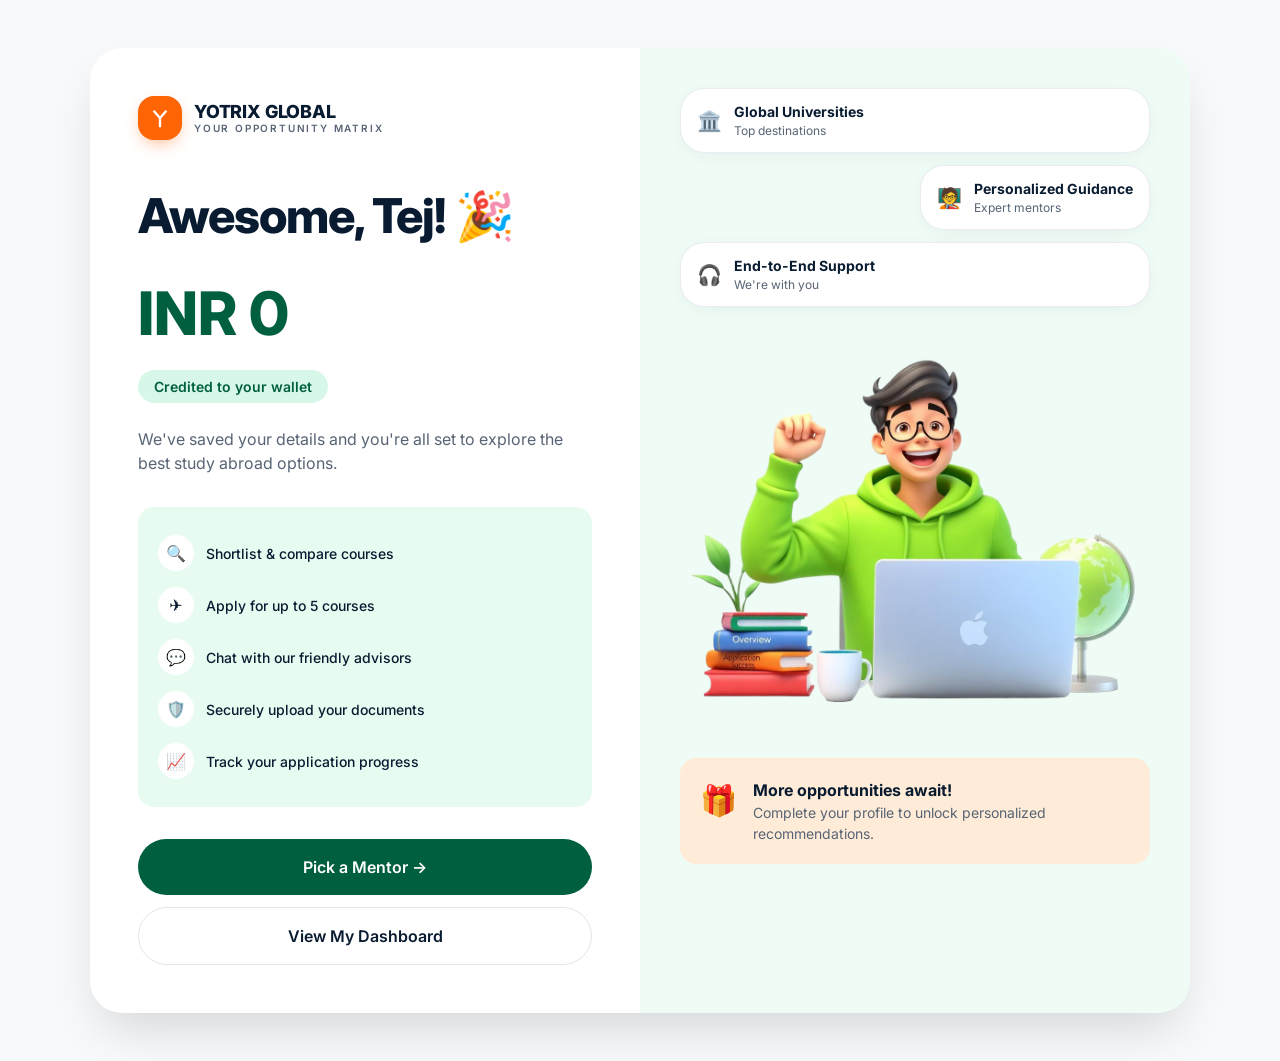
<file: public/site/success.html>
<!doctype html>
<html lang="en">
<head>
  <meta charset="utf-8" />
  <meta name="viewport" content="width=device-width, initial-scale=1" />
  <title>You're all set — Yotrix Global</title>
  <meta name="description" content="Your Yotrix Global profile is ready. Explore courses and connect with mentors." />
  <link rel="preconnect" href="https://fonts.googleapis.com" />
  <link rel="preconnect" href="https://fonts.gstatic.com" crossorigin />
  <link href="https://fonts.googleapis.com/css2?family=Inter:wght@400;500;600;700;800&display=swap" rel="stylesheet" />
  <link rel="stylesheet" href="./styles.css" />
</head>
<body>
  <div class="success-wrap">
    <div class="success-card">
      <div class="success-left">
        <a href="./index.html" class="logo">
          <span class="logo-mark"><svg viewBox="0 0 24 24" width="22" height="22" fill="none" stroke="currentColor" stroke-width="2.5"><path d="M12 22V12"/><path d="M5 4l7 8 7-8"/></svg></span>
          <span class="logo-text"><div class="logo-title">YOTRIX GLOBAL</div><div class="logo-sub">YOUR OPPORTUNITY MATRIX</div></span>
        </a>
        <h1>Awesome, Tej! 🎉</h1>
        <div class="amount">INR 0</div>
        <div class="credited">Credited to your wallet</div>
        <p style="margin-top:1.5rem;max-width:28rem;color:var(--muted-foreground)">We've saved your details and you're all set to explore the best study abroad options.</p>

        <div class="success-list">
          <div class="s-item"><span class="ic">🔍</span><span style="font-size:.875rem;font-weight:500">Shortlist &amp; compare courses</span></div>
          <div class="s-item"><span class="ic">✈️</span><span style="font-size:.875rem;font-weight:500">Apply for up to 5 courses</span></div>
          <div class="s-item"><span class="ic">💬</span><span style="font-size:.875rem;font-weight:500">Chat with our friendly advisors</span></div>
          <div class="s-item"><span class="ic">🛡️</span><span style="font-size:.875rem;font-weight:500">Securely upload your documents</span></div>
          <div class="s-item"><span class="ic">📈</span><span style="font-size:.875rem;font-weight:500">Track your application progress</span></div>
        </div>

        <div class="success-actions">
          <a href="./dashboard.html" class="btn-secondary btn-lg">Pick a Mentor →</a>
          <a href="./dashboard.html" class="btn-ghost btn-lg">View My Dashboard</a>
        </div>
      </div>

      <div class="success-right">
        <div class="pin-stack">
          <div class="card-soft pin"><span class="ic">🏛️</span><div><div style="font-size:.875rem;font-weight:700">Global Universities</div><div style="font-size:.75rem;color:var(--muted-foreground)">Top destinations</div></div></div>
          <div class="card-soft pin right-align"><span class="ic">🧑‍🏫</span><div><div style="font-size:.875rem;font-weight:700">Personalized Guidance</div><div style="font-size:.75rem;color:var(--muted-foreground)">Expert mentors</div></div></div>
          <div class="card-soft pin"><span class="ic">🎧</span><div><div style="font-size:.875rem;font-weight:700">End-to-End Support</div><div style="font-size:.75rem;color:var(--muted-foreground)">We're with you</div></div></div>
        </div>
        <img src="./assets/success-student.png" alt="Celebrating student" loading="lazy" />
        <div class="unlock">
          <span style="font-size:1.875rem">🎁</span>
          <div><div style="font-weight:700">More opportunities await!</div><div style="font-size:.875rem;color:var(--muted-foreground)">Complete your profile to unlock personalized recommendations.</div></div>
        </div>
      </div>
    </div>
  </div>
</body>
</html>
</file>
<file: public/site/styles.css>
/* Yotrix Global — static HTML/CSS port (mirrors the React app theme) */

:root {
  --radius: 0.875rem;
  --background: oklch(1 0 0);
  --foreground: oklch(0.22 0.05 255);
  --navy: oklch(0.22 0.05 255);
  --card: oklch(1 0 0);
  --primary: oklch(0.7 0.21 42);
  --primary-foreground: oklch(1 0 0);
  --primary-soft: oklch(0.96 0.04 60);
  --secondary: oklch(0.42 0.11 165);
  --secondary-foreground: oklch(1 0 0);
  --secondary-soft: oklch(0.95 0.04 165);
  --muted: oklch(0.97 0.005 255);
  --muted-foreground: oklch(0.5 0.03 255);
  --border: oklch(0.92 0.01 255);
  --ring: oklch(0.7 0.21 42);
  --cream: oklch(0.98 0.02 75);
}

* { box-sizing: border-box; border-color: var(--border); }
html, body { margin: 0; padding: 0; }
html { -webkit-font-smoothing: antialiased; }
body {
  background: var(--background);
  color: var(--foreground);
  font-family: "Inter", ui-sans-serif, system-ui, -apple-system, "Segoe UI", Roboto, sans-serif;
  line-height: 1.5;
}
img { max-width: 100%; display: block; }
a { color: inherit; text-decoration: none; }
button { font-family: inherit; cursor: pointer; border: none; background: none; }
h1, h2, h3, h4 { letter-spacing: -0.02em; margin: 0; font-weight: 800; color: var(--foreground); }
p { margin: 0; }
input { font-family: inherit; }

/* Layout helpers */
.container { max-width: 1200px; margin: 0 auto; padding: 0 1.5rem; }
.container-lg { max-width: 1400px; margin: 0 auto; padding: 0 1.5rem; }
.bg-cream-grad { background: linear-gradient(135deg, oklch(0.98 0.025 75) 0%, oklch(0.97 0.015 90) 100%); }

/* Buttons */
.btn-primary {
  display: inline-flex; align-items: center; justify-content: center; gap: .5rem;
  border-radius: 9999px; background: var(--primary); color: var(--primary-foreground);
  padding: .75rem 1.5rem; font-size: .875rem; font-weight: 600;
  box-shadow: 0 8px 24px -8px oklch(0.7 0.21 42 / .55);
  transition: all .2s ease;
}
.btn-primary:hover { opacity: .95; box-shadow: 0 12px 28px -8px oklch(0.7 0.21 42 / .7); }
.btn-secondary {
  display: inline-flex; align-items: center; justify-content: center; gap: .5rem;
  border-radius: 9999px; background: var(--secondary); color: var(--secondary-foreground);
  padding: .75rem 1.5rem; font-size: .875rem; font-weight: 600; transition: opacity .2s;
}
.btn-secondary:hover { opacity: .95; }
.btn-ghost {
  display: inline-flex; align-items: center; justify-content: center; gap: .5rem;
  border-radius: 9999px; background: var(--card); color: var(--foreground);
  padding: .75rem 1.5rem; font-size: .875rem; font-weight: 600;
  border: 1px solid var(--border); transition: background .2s;
}
.btn-ghost:hover { background: var(--muted); }
.btn-block { width: 100%; }
.btn-lg { padding: 1rem 1.5rem; font-size: 1rem; }

/* Cards / Inputs */
.card-soft {
  background: var(--card); border: 1px solid color-mix(in oklab, var(--border) 70%, transparent);
  border-radius: 1.5rem; box-shadow: 0 4px 24px -12px oklch(0.22 0.05 255 / .15);
}
.input-base {
  width: 100%; border-radius: 1rem; border: 1px solid var(--border); background: var(--card);
  padding: .75rem 1rem; font-size: .875rem; color: var(--foreground); transition: all .2s;
}
.input-base::placeholder { color: var(--muted-foreground); }
.input-base:focus { outline: none; border-color: color-mix(in oklab, var(--primary) 50%, transparent); box-shadow: 0 0 0 3px color-mix(in oklab, var(--primary) 30%, transparent); }

/* Chips */
.chip {
  display: inline-flex; align-items: center; gap: .5rem;
  border-radius: 9999px; border: 1px solid var(--border); background: var(--card);
  padding: .5rem 1rem; font-size: .875rem; font-weight: 500; color: var(--foreground);
  transition: border-color .2s;
}
.chip:hover { border-color: color-mix(in oklab, var(--primary) 40%, transparent); }
.chip.active { border-color: var(--secondary); background: var(--secondary); color: var(--secondary-foreground); }

/* Logo */
.logo { display: inline-flex; align-items: center; gap: .75rem; }
.logo-mark {
  height: 2.75rem; width: 2.75rem; border-radius: 1rem; background: var(--primary);
  color: var(--primary-foreground); display: inline-flex; align-items: center; justify-content: center;
  box-shadow: 0 6px 18px -6px oklch(0.7 0.21 42 / .6);
}
.logo-text { line-height: 1.1; }
.logo-title { font-size: 1.125rem; font-weight: 800; letter-spacing: -.01em; color: var(--foreground); }
.logo-sub { font-size: 10px; font-weight: 600; letter-spacing: .18em; color: var(--muted-foreground); margin-top: 2px; }

/* Header */
.site-header {
  position: sticky; top: 0; z-index: 30;
  background: color-mix(in oklab, var(--background) 80%, transparent);
  backdrop-filter: blur(8px);
  border-bottom: 1px solid color-mix(in oklab, var(--border) 60%, transparent);
}
.site-header .row { display: flex; align-items: center; justify-content: space-between; padding: 1rem 0; }
.nav { display: none; gap: 2rem; }
.nav a { font-size: .875rem; color: var(--muted-foreground); }
.nav a:hover { color: var(--foreground); }
.header-actions { display: flex; align-items: center; gap: .5rem; }
.header-actions .login { display: none; font-size: .875rem; font-weight: 600; }
@media (min-width: 768px) {
  .nav { display: flex; }
  .header-actions .login { display: inline; }
}

/* Hero (home) */
.hero { position: relative; overflow: hidden; }
.hero .blob { position: absolute; border-radius: 9999px; filter: blur(64px); opacity: .6; pointer-events: none; }
.hero .blob-a { left: -6rem; top: -6rem; height: 18rem; width: 18rem; background: var(--primary-soft); }
.hero .blob-b { right: 0; top: 33%; height: 18rem; width: 18rem; background: var(--secondary-soft); }
.hero-grid { position: relative; display: grid; gap: 2.5rem; padding: 4rem 0; }
@media (min-width: 1024px) { .hero-grid { grid-template-columns: 1fr 1fr; padding: 6rem 0; } }
.badge {
  display: inline-flex; align-items: center; gap: .5rem; align-self: flex-start;
  border: 1px solid var(--border); background: var(--card);
  border-radius: 9999px; padding: .375rem 1rem; font-size: .75rem; font-weight: 600; color: var(--muted-foreground);
  margin-bottom: 1.5rem;
}
.badge .dot { height: .5rem; width: .5rem; border-radius: 9999px; background: var(--primary); }
.hero h1 { font-size: clamp(2.5rem, 5vw, 3.75rem); line-height: 1.05; }
.hero h1 .alt { color: var(--secondary); }
.hero .lead { margin-top: 1.5rem; max-width: 36rem; color: var(--muted-foreground); font-size: 1.05rem; }
.hero-input {
  margin-top: 2rem; max-width: 36rem; padding: .375rem .375rem .375rem 1.25rem;
  display: flex; align-items: center; gap: .75rem;
}
.hero-input input { flex: 1; background: transparent; border: none; padding: .75rem 0; font-size: .875rem; }
.hero-input input:focus { outline: none; }
.rated { margin-top: 2.5rem; display: flex; align-items: center; gap: 1.5rem; font-size: .875rem; color: var(--muted-foreground); }
.avatars { display: flex; }
.avatars div { height: 2rem; width: 2rem; border-radius: 9999px; border: 2px solid var(--background); margin-left: -.5rem; }
.avatars div:first-child { margin-left: 0; }
.avatar-1 { background: var(--primary); } .avatar-2 { background: var(--secondary); }
.avatar-3 { background: oklch(0.83 0.16 80); } .avatar-4 { background: oklch(0.7 0.18 15); }
.hero-image { position: relative; }
.hero-image img { margin: 0 auto; width: 100%; max-width: 28rem; filter: drop-shadow(0 25px 25px rgb(0 0 0 / .15)); }

/* Feature row */
.features-wrap { position: relative; margin: 0 auto; max-width: 1200px; padding: 0 1.5rem; transform: translateY(3rem); }
.features {
  display: grid; gap: 1px; background: color-mix(in oklab, var(--border) 60%, transparent);
  border-radius: 1.5rem; overflow: hidden; border: 1px solid color-mix(in oklab, var(--border) 70%, transparent);
}
@media (min-width: 640px) { .features { grid-template-columns: 1fr 1fr; } }
@media (min-width: 1024px) { .features { grid-template-columns: repeat(4, 1fr); } }
.feature { background: var(--card); padding: 1.5rem; }
.feature .icon { display: inline-flex; height: 3rem; width: 3rem; align-items: center; justify-content: center; border-radius: .875rem; font-size: 1.5rem; margin-bottom: 1rem; }
.icon-blue { background: oklch(0.96 0.03 240); color: oklch(0.55 0.18 250); }
.icon-orange { background: var(--primary-soft); color: var(--primary); }
.icon-emerald { background: var(--secondary-soft); color: var(--secondary); }
.icon-green { background: oklch(0.95 0.04 150); color: var(--secondary); }
.feature .t { font-weight: 700; }
.feature .d { font-size: .875rem; color: var(--muted-foreground); margin-top: .25rem; }

/* How it works */
.section-cream { background: linear-gradient(135deg, oklch(0.98 0.025 75) 0%, oklch(0.97 0.015 90) 100%); padding: 7rem 0; }
.eyebrow { font-size: .75rem; font-weight: 600; letter-spacing: .2em; text-transform: uppercase; color: var(--primary); }
.section-head { max-width: 36rem; margin: 0 auto; text-align: center; }
.section-head h2 { font-size: 2.25rem; margin-top: .75rem; }
.section-head p { margin-top: .75rem; color: var(--muted-foreground); }
.steps { margin-top: 3.5rem; display: grid; gap: 1.5rem; }
@media (min-width: 768px) { .steps { grid-template-columns: 1fr 1fr; } }
@media (min-width: 1024px) { .steps { grid-template-columns: repeat(4, 1fr); } }
.step { padding: 1.5rem; }
.step .n { font-size: 1.875rem; font-weight: 800; color: var(--primary); }
.step .t { font-size: 1.125rem; font-weight: 700; margin-top: .75rem; }
.step .d { font-size: .875rem; color: var(--muted-foreground); margin-top: .5rem; }

/* CTA banner */
.cta-section { padding: 6rem 0; }
.cta {
  position: relative; overflow: hidden; border-radius: 2rem;
  background: var(--secondary); color: var(--secondary-foreground);
  padding: 2.5rem; max-width: 64rem; margin: 0 auto;
}
.cta .blur { position: absolute; right: -2.5rem; top: -2.5rem; height: 12rem; width: 12rem; border-radius: 9999px; background: color-mix(in oklab, var(--primary) 30%, transparent); filter: blur(40px); }
.cta-row { position: relative; display: grid; gap: 1.5rem; align-items: center; }
@media (min-width: 768px) { .cta { padding: 3.5rem; } .cta-row { grid-template-columns: 1fr auto; } }
.cta h3 { font-size: 1.875rem; color: var(--secondary-foreground); }
.cta p { margin-top: .5rem; color: color-mix(in oklab, var(--secondary-foreground) 80%, transparent); }

/* Footer */
.site-footer { border-top: 1px solid var(--border); padding: 2.5rem 0; }
.site-footer .row { display: flex; flex-direction: column; gap: 1rem; align-items: center; justify-content: space-between; font-size: .875rem; color: var(--muted-foreground); }
@media (min-width: 768px) { .site-footer .row { flex-direction: row; } }

/* Signup */
.signup-grid { display: grid; min-height: 100vh; max-width: 1400px; margin: 0 auto; }
@media (min-width: 1024px) { .signup-grid { grid-template-columns: 1.05fr 1fr; } }
.signup-left { position: relative; overflow: hidden; padding: 2rem; }
@media (min-width: 768px) { .signup-left { padding: 3rem; } }
.signup-left h1 { font-size: clamp(2.5rem, 5vw, 3.75rem); line-height: 1.1; margin-top: 3rem; }
.signup-left h1 .alt { color: var(--primary); }
.signup-left .lead { margin-top: 1.25rem; max-width: 28rem; color: var(--muted-foreground); }
.signup-image { display: flex; justify-content: center; margin-top: 2.5rem; }
.signup-image img { height: 18rem; width: auto; filter: drop-shadow(0 20px 25px rgb(0 0 0 / .15)); }
.perks-card { padding: 1.5rem; margin-top: 2rem; }
.perks-card .head { font-weight: 700; margin-bottom: 1rem; }
.perks { display: grid; grid-template-columns: repeat(3, 1fr); gap: 1rem; }
.perk { text-align: center; }
.perk .pi { margin: 0 auto .5rem; height: 2.75rem; width: 2.75rem; display: flex; align-items: center; justify-content: center; border-radius: 9999px; background: var(--primary-soft); font-size: 1.25rem; }
.perk .pt { font-size: .75rem; font-weight: 600; }
.perk .ps { font-size: .75rem; color: var(--muted-foreground); }
.signup-right { display: flex; align-items: center; justify-content: center; padding: 1.5rem; }
@media (min-width: 768px) { .signup-right { padding: 3rem; } }
.signup-card { width: 100%; max-width: 28rem; padding: 2rem; }
.signup-card h2 { font-size: 1.875rem; }
.signup-card .underline { width: 3rem; height: 4px; background: var(--secondary); border-radius: 2px; margin-top: .5rem; }
.row-between { display: flex; align-items: center; justify-content: space-between; }
.text-muted { color: var(--muted-foreground); }
.text-primary { color: var(--primary); font-weight: 600; }
.divider { display: flex; align-items: center; gap: .75rem; font-size: .75rem; color: var(--muted-foreground); margin: 1.5rem 0; }
.divider .line { height: 1px; flex: 1; background: var(--border); }
.field { display: grid; gap: .375rem; }
.field label { font-size: .875rem; font-weight: 600; }
.phone { display: flex; align-items: center; gap: .5rem; padding: .25rem .75rem; border: 1px solid var(--border); border-radius: 1rem; background: var(--card); }
.phone input { flex: 1; padding: .625rem 0; border: none; background: transparent; font-size: .875rem; }
.phone input:focus { outline: none; }
.strength { margin-top: .5rem; display: flex; gap: .25rem; }
.strength div { flex: 1; height: 4px; border-radius: 2px; background: var(--border); }
.strength div.on { background: var(--secondary); }
.signup-trust { display: grid; grid-template-columns: repeat(3, 1fr); gap: .75rem; padding-top: 1.5rem; border-top: 1px solid var(--border); margin-top: 2rem; text-align: center; }

/* Onboarding */
.onb-wrap { min-height: 100vh; }
.onb { max-width: 1200px; margin: 0 auto; padding: 2rem 1.5rem; }
.onb-card { padding: 2rem; margin-top: 2.5rem; }
@media (min-width: 768px) { .onb-card { padding: 3rem; } }
.onb h1 { font-size: clamp(2.25rem, 4vw, 3rem); }
.onb .sub { margin-top: .5rem; color: var(--muted-foreground); }
.bar { margin-top: .5rem; height: 4px; width: 4rem; background: var(--primary); border-radius: 2px; }
.levels { margin-top: 2.5rem; display: grid; grid-template-columns: 1fr 1fr; gap: 1rem; }
@media (min-width: 768px) { .levels { grid-template-columns: repeat(5, 1fr); } }
.level {
  display: flex; flex-direction: column; align-items: center; gap: .75rem;
  border-radius: 1rem; border: 2px solid var(--border); background: var(--card); padding: 1.5rem;
  transition: all .2s; text-align: center;
}
.level:hover { border-color: color-mix(in oklab, var(--primary) 40%, transparent); }
.level.active { border-color: var(--primary); background: color-mix(in oklab, var(--primary-soft) 60%, transparent); }
.level .ico { font-size: 2.25rem; }
.level .lbl { font-size: .875rem; font-weight: 700; }
.level .check { height: 1.5rem; width: 1.5rem; border-radius: 9999px; border: 2px solid var(--border); display: flex; align-items: center; justify-content: center; }
.level.active .check { background: var(--primary); border-color: var(--primary); color: var(--primary-foreground); }

.tabs { margin-top: 1.5rem; display: inline-flex; padding: .25rem; background: var(--muted); border-radius: 9999px; }
.tabs button { padding: .5rem 1.25rem; border-radius: 9999px; font-size: .875rem; font-weight: 600; color: var(--muted-foreground); }
.tabs button.active { background: var(--foreground); color: var(--background); }

.step2 { display: grid; gap: 2.5rem; }
@media (min-width: 1024px) { .step2 { grid-template-columns: 1.1fr 1fr; align-items: center; } }
.chips { margin-top: 1.5rem; display: flex; flex-wrap: wrap; gap: .75rem; }
.picks-card { margin-top: 1.5rem; background: var(--secondary-soft); border-radius: 1rem; padding: 1.25rem; }
.picks-head { display: flex; justify-content: space-between; align-items: center; margin-bottom: .75rem; font-weight: 600; }
.picks-head .count { color: var(--secondary); font-size: .875rem; }
.pick-row {
  display: flex; align-items: center; justify-content: space-between;
  background: var(--card); border-radius: .75rem; padding: .625rem 1rem; margin-top: .5rem;
}
.pick-row .lhs { display: flex; align-items: center; gap: .75rem; }
.pick-num { display: inline-flex; height: 1.75rem; width: 1.75rem; align-items: center; justify-content: center; border-radius: 9999px; background: var(--secondary); color: var(--secondary-foreground); font-size: .75rem; font-weight: 700; }
.pick-x { color: var(--muted-foreground); font-size: 1rem; }
.pick-x:hover { color: var(--foreground); }
.map-side { display: none; }
@media (min-width: 1024px) { .map-side { display: flex; align-items: center; justify-content: center; } }
.map-side img { width: 100%; max-width: 36rem; animation: fadeIn .5s ease; }
@keyframes fadeIn { from { opacity: 0; transform: scale(.98);} to { opacity: 1; transform: scale(1);} }

.goals { margin-top: 2rem; display: grid; gap: 1rem; }
@media (min-width: 768px) { .goals { grid-template-columns: 1fr 1fr; } }
.goal { display: flex; align-items: center; gap: 1rem; padding: 1.25rem; cursor: pointer; }
.goal input { width: 1.25rem; height: 1.25rem; accent-color: var(--primary); }
.goal span { font-weight: 600; }

.confirm { margin-top: 2rem; display: grid; gap: 1rem; }
.confirm-row {
  display: flex; align-items: center; justify-content: space-between;
  border: 1px solid var(--border); border-radius: 1rem; background: var(--card); padding: 1rem 1.25rem;
}
.confirm-row .k { font-size: .875rem; font-weight: 600; color: var(--muted-foreground); }
.confirm-row .v { font-size: .875rem; font-weight: 700; }

/* Onboarding footer */
.onb-foot { margin-top: 3rem; display: flex; align-items: center; justify-content: space-between; }
.icon-btn {
  display: inline-flex; align-items: center; justify-content: center;
  height: 3rem; width: 3rem; border-radius: 9999px; border: 1px solid var(--border); background: var(--card);
  box-shadow: 0 1px 2px rgb(0 0 0 / .04);
}
.icon-btn:hover { background: var(--muted); }
.dots { display: flex; align-items: center; gap: .75rem; }
.dot-step {
  display: flex; align-items: center; justify-content: center;
  height: 2rem; width: 2rem; border-radius: 9999px; font-size: .75rem; font-weight: 700;
  border: 1px solid var(--border); background: var(--card); color: var(--muted-foreground);
  transition: all .2s;
}
.dot-step.done { background: var(--primary); color: var(--primary-foreground); border-color: var(--primary); }
.dot-step.active { background: var(--primary); color: var(--primary-foreground); border-color: var(--primary); transform: scale(1.1); }
.dot-line { height: 4px; width: 2.5rem; border-radius: 2px; background: var(--border); }
.dot-line.done { background: var(--primary); }

/* Success page */
.success-wrap { min-height: 100vh; background: color-mix(in oklab, var(--muted) 60%, var(--background)); padding: 1.5rem; }
@media (min-width: 768px) { .success-wrap { padding: 3rem; } }
.success-card { max-width: 1100px; margin: 0 auto; display: grid; gap: 0; background: var(--card); border-radius: 2rem; overflow: hidden; box-shadow: 0 25px 50px -12px rgb(0 0 0 / .15); }
@media (min-width: 768px) { .success-card { grid-template-columns: 1fr 1fr; } }
.success-left { padding: 2.5rem; }
@media (min-width: 768px) { .success-left { padding: 3rem; } }
.success-left h1 { font-size: clamp(2.25rem, 4vw, 3rem); margin-top: 2.5rem; }
.amount { margin-top: 1rem; font-size: 3.75rem; font-weight: 800; color: var(--secondary); }
.credited { margin-top: .75rem; display: inline-block; background: var(--secondary-soft); color: var(--secondary); padding: .375rem 1rem; border-radius: 9999px; font-size: .875rem; font-weight: 600; }
.success-list { margin-top: 2rem; padding: 1.25rem; border-radius: 1rem; background: color-mix(in oklab, var(--secondary-soft) 60%, transparent); }
.s-item { display: flex; align-items: center; gap: .75rem; padding: .5rem 0; }
.s-item .ic { display: inline-flex; align-items: center; justify-content: center; height: 2.25rem; width: 2.25rem; border-radius: 9999px; background: var(--card); }
.success-actions { margin-top: 2rem; display: grid; gap: .75rem; }
.success-right { position: relative; padding: 2.5rem; background: color-mix(in oklab, var(--secondary-soft) 40%, transparent); }
.pin { display: inline-flex; align-items: center; gap: .75rem; padding: .75rem 1rem; }
.pin .ic { font-size: 1.25rem; }
.pin-stack { display: grid; gap: .75rem; }
.pin.right-align { margin-left: auto; }
.success-right img { margin: 1rem auto; max-height: 420px; width: auto; }
.unlock { margin-top: 1.5rem; padding: 1.25rem; border-radius: 1rem; background: var(--primary-soft); display: flex; gap: 1rem; align-items: flex-start; }

/* Dashboard */
.dash-wrap { min-height: 100vh; background: color-mix(in oklab, var(--muted) 40%, var(--background)); }
.dash-shell { display: flex; max-width: 1400px; margin: 0 auto; }
.sidebar {
  position: sticky; top: 0; height: 100vh; width: 240px; flex-shrink: 0;
  display: none; flex-direction: column; padding: 1rem; gap: .25rem;
  background: var(--card); border-right: 1px solid var(--border);
}
@media (min-width: 1024px) { .sidebar { display: flex; } }
.side-nav { margin-top: 2rem; display: grid; gap: .25rem; }
.side-nav button {
  display: flex; align-items: center; gap: .75rem; padding: .75rem 1rem;
  border-radius: .75rem; font-size: .875rem; font-weight: 600;
  color: var(--muted-foreground); transition: all .2s; text-align: left;
}
.side-nav button:hover { background: var(--muted); color: var(--foreground); }
.side-nav button.active { background: var(--primary-soft); color: var(--primary); }
.refer { margin-top: auto; border-radius: 1rem; padding: 1rem; text-align: center; background: linear-gradient(135deg, oklch(0.98 0.025 75) 0%, oklch(0.97 0.015 90) 100%); }
.refer .e { font-size: 1.5rem; }
.refer .t { margin-top: .5rem; font-weight: 700; font-size: .875rem; }
.refer .d { font-size: .75rem; color: var(--muted-foreground); }
.refer button { margin-top: .75rem; width: 100%; padding: .5rem 1rem; border-radius: 9999px; border: 2px solid var(--primary); color: var(--primary); font-size: .75rem; font-weight: 700; transition: all .2s; }
.refer button:hover { background: var(--primary); color: var(--primary-foreground); }
.dash-main { flex: 1; padding: 1.5rem; }
@media (min-width: 768px) { .dash-main { padding: 2rem; } }
.topbar { display: flex; align-items: center; gap: 1rem; margin-bottom: 1.5rem; }
.search { flex: 1; display: flex; align-items: center; gap: .75rem; border: 1px solid var(--border); background: var(--card); border-radius: 9999px; padding: .75rem 1.25rem; }
.search input { flex: 1; border: none; background: transparent; font-size: .875rem; }
.search input:focus { outline: none; }
.bell { position: relative; height: 2.75rem; width: 2.75rem; display: flex; align-items: center; justify-content: center; border-radius: 9999px; border: 1px solid var(--border); background: var(--card); }
.bell .nb { position: absolute; right: -.25rem; top: -.25rem; height: 1.25rem; width: 1.25rem; display: flex; align-items: center; justify-content: center; border-radius: 9999px; background: var(--primary); color: var(--primary-foreground); font-size: 10px; font-weight: 700; }
.user-pill { display: flex; align-items: center; gap: .75rem; border: 1px solid var(--border); background: var(--card); border-radius: 9999px; padding: .375rem .375rem .375rem 1rem; }
.user-pill .name { font-size: .875rem; font-weight: 700; text-align: right; }
.user-pill .pts { font-size: 10px; font-weight: 600; color: oklch(0.7 0.15 75); }
.user-pill .av { height: 2.25rem; width: 2.25rem; border-radius: 9999px; background: linear-gradient(135deg, var(--primary), var(--secondary)); }

.welcome-grid { display: grid; gap: 1.5rem; }
@media (min-width: 1024px) { .welcome-grid { grid-template-columns: 1.7fr 1fr; } }
.welcome { position: relative; overflow: hidden; border-radius: 1.5rem; padding: 2rem; background: linear-gradient(135deg, oklch(0.98 0.025 75) 0%, oklch(0.97 0.015 90) 100%); }
.welcome .who { font-size: .875rem; font-weight: 600; color: var(--muted-foreground); }
.welcome .name { font-size: 3rem; font-weight: 800; margin-top: .25rem; }
.welcome .sub { color: var(--muted-foreground); margin-top: .75rem; }
.welcome .img { position: absolute; right: 0; top: 50%; transform: translateY(-50%); height: 110%; display: none; }
@media (min-width: 768px) { .welcome .img { display: block; } }

.progress-card { padding: 1.5rem; }
.progress-card .h { font-weight: 700; margin-bottom: 1rem; }
.donut { position: relative; height: 6rem; width: 6rem; }
.donut svg { transform: rotate(-90deg); }
.donut .pct { position: absolute; inset: 0; display: flex; align-items: center; justify-content: center; font-weight: 800; }
.prog-list { margin-top: 1.25rem; display: grid; gap: .5rem; font-size: .875rem; }
.prog-list .it { display: flex; align-items: center; gap: .5rem; }
.bub { display: inline-flex; height: 1.25rem; width: 1.25rem; align-items: center; justify-content: center; border-radius: 9999px; }
.bub.on { background: var(--secondary); color: var(--secondary-foreground); }
.bub.off { border: 2px solid var(--border); }
.outline-btn { width: 100%; margin-top: 1.25rem; border-radius: 9999px; border: 2px solid var(--primary); padding: .625rem 1rem; color: var(--primary); font-weight: 700; font-size: .875rem; transition: all .2s; }
.outline-btn:hover { background: var(--primary); color: var(--primary-foreground); }

.kpis { margin-top: 1.5rem; display: grid; gap: 1.5rem; }
@media (min-width: 1024px) { .kpis { grid-template-columns: repeat(3, 1fr); } }
.wallet-card { padding: 1.5rem; }
.wallet-card .h { font-weight: 700; margin-bottom: .75rem; }
.wallet { background: var(--primary-soft); padding: 1rem; border-radius: 1rem; text-align: center; }
.wallet .em { font-size: 2.25rem; }
.wallet .cur { margin-top: .5rem; font-size: .75rem; color: var(--muted-foreground); }
.wallet .v { font-size: 1.875rem; font-weight: 800; }
.bar-track { height: 8px; background: var(--border); border-radius: 9999px; overflow: hidden; }
.bar-fill { height: 100%; width: 60%; background: var(--secondary); }
.dark-card { position: relative; overflow: hidden; border-radius: 1.5rem; padding: 1.5rem; background: var(--foreground); color: var(--background); }
.dark-card .blur { position: absolute; right: -2rem; top: -2rem; height: 10rem; width: 10rem; border-radius: 9999px; background: color-mix(in oklab, var(--primary) 30%, transparent); filter: blur(40px); }
.dark-card h3 { font-size: 1.5rem; color: var(--background); }

.section-row { margin-top: 2rem; display: flex; align-items: flex-end; justify-content: space-between; }
.svc-grid { margin-top: 1rem; display: grid; gap: 1rem; grid-template-columns: 1fr; }
@media (min-width: 640px) { .svc-grid { grid-template-columns: repeat(2, 1fr); } }
@media (min-width: 768px) { .svc-grid { grid-template-columns: repeat(3, 1fr); } }
@media (min-width: 1024px) { .svc-grid { grid-template-columns: repeat(5, 1fr); } }
.svc { padding: 1.25rem; transition: all .2s; }
.svc:hover { transform: translateY(-2px); box-shadow: 0 12px 24px -12px rgb(0 0 0 / .15); }
.svc .ic { display: inline-flex; height: 3rem; width: 3rem; align-items: center; justify-content: center; border-radius: .875rem; font-size: 1.5rem; margin-bottom: .75rem; }
.svc .t { font-size: .875rem; font-weight: 700; }
.svc .d { font-size: .75rem; color: var(--muted-foreground); margin-top: .25rem; }
.svc .a { margin-top: .75rem; font-size: .75rem; font-weight: 600; color: var(--primary); }

.bottom-grid { margin-top: 2rem; display: grid; gap: 1.5rem; }
@media (min-width: 1024px) { .bottom-grid { grid-template-columns: 2fr 1fr; } }
.uni-grid { display: grid; gap: 1rem; grid-template-columns: 1fr; }
@media (min-width: 768px) { .uni-grid { grid-template-columns: repeat(3, 1fr); } }
.uni { overflow: hidden; border-radius: 1rem; border: 1px solid var(--border); }
.uni .cover { height: 6rem; background: linear-gradient(135deg, var(--primary-soft), var(--secondary-soft)); }
.uni .body { padding: 1rem; }
.uni .t { font-size: .875rem; font-weight: 700; }
.uni .c { font-size: .75rem; color: var(--muted-foreground); }
.uni .r { font-size: .75rem; font-weight: 600; color: var(--primary); margin-top: .25rem; }
.update-row { display: flex; gap: .75rem; align-items: flex-start; padding: .5rem 0; }
.update-row .av { height: 2.25rem; width: 2.25rem; flex-shrink: 0; border-radius: 9999px; background: var(--secondary-soft); }
.update-row .t { font-size: .875rem; font-weight: 600; }
.update-row .w { font-size: .75rem; color: var(--muted-foreground); }
</file>
